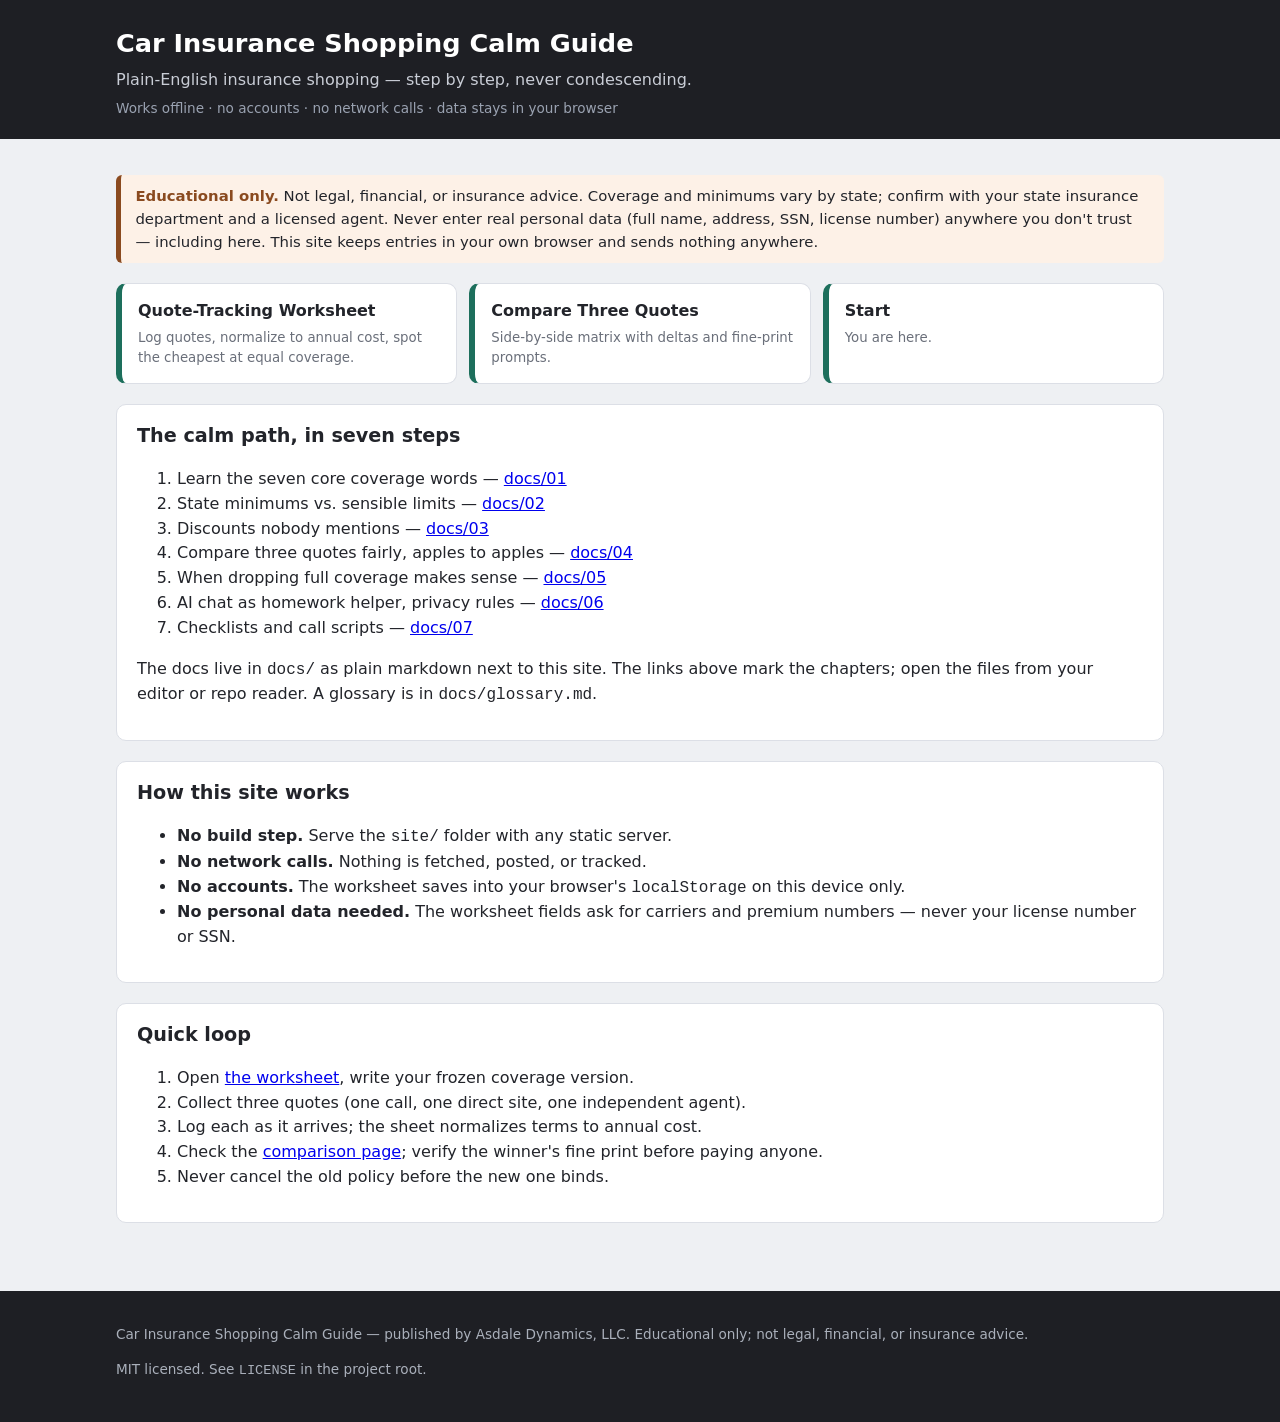
<file: site/index.html>
<!DOCTYPE html>
<html lang="en">
<head>
<meta charset="utf-8">
<meta name="viewport" content="width=device-width, initial-scale=1">
<title>Car Insurance Shopping Calm Guide</title>
<link rel="stylesheet" href="css/site.css">
</head>
<body>
<header class="site">
  <div class="wrap">
    <h1>Car Insurance Shopping Calm Guide</h1>
    <p>Plain-English insurance shopping — step by step, never condescending.</p>
    <p class="tag">Works offline · no accounts · no network calls · data stays in your browser</p>
  </div>
</header>
<main class="wrap">
  <div class="notice" style="margin:1.25rem 0 0;">
    <strong>Educational only.</strong> Not legal, financial, or insurance advice.
    Coverage and minimums vary by state; confirm with your state insurance
    department and a licensed agent. Never enter real personal data
    (full name, address, SSN, license number) anywhere you don't trust — including
    here. This site keeps entries in your own browser and sends nothing anywhere.
  </div>

  <nav class="cardnav" aria-label="Site pages">
    <a href="worksheet.html">Quote-Tracking Worksheet
      <small>Log quotes, normalize to annual cost, spot the cheapest at equal coverage.</small></a>
    <a href="compare.html">Compare Three Quotes
      <small>Side-by-side matrix with deltas and fine-print prompts.</small></a>
    <a href="index.html" aria-current="page">Start
      <small>You are here.</small></a>
  </nav>

  <section class="panel">
    <h2>The calm path, in seven steps</h2>
    <ol>
      <li>Learn the seven core coverage words — <a href="#" data-doc="01">docs/01</a></li>
      <li>State minimums vs. sensible limits — <a href="#" data-doc="02">docs/02</a></li>
      <li>Discounts nobody mentions — <a href="#" data-doc="03">docs/03</a></li>
      <li>Compare three quotes fairly, apples to apples — <a href="#" data-doc="04">docs/04</a></li>
      <li>When dropping full coverage makes sense — <a href="#" data-doc="05">docs/05</a></li>
      <li>AI chat as homework helper, privacy rules — <a href="#" data-doc="06">docs/06</a></li>
      <li>Checklists and call scripts — <a href="#" data-doc="07">docs/07</a></li>
    </ol>
    <p>The docs live in <code>docs/</code> as plain markdown next to this site.
    The links above mark the chapters; open the files from your editor or repo
    reader. A glossary is in <code>docs/glossary.md</code>.</p>
  </section>

  <section class="panel">
    <h2>How this site works</h2>
    <ul>
      <li><strong>No build step.</strong> Serve the <code>site/</code> folder with any static server.</li>
      <li><strong>No network calls.</strong> Nothing is fetched, posted, or tracked.</li>
      <li><strong>No accounts.</strong> The worksheet saves into your browser's
      <code>localStorage</code> on this device only.</li>
      <li><strong>No personal data needed.</strong> The worksheet fields ask for
      carriers and premium numbers — never your license number or SSN.</li>
    </ul>
  </section>

  <section class="panel">
    <h2>Quick loop</h2>
    <ol>
      <li>Open <a href="worksheet.html">the worksheet</a>, write your frozen coverage version.</li>
      <li>Collect three quotes (one call, one direct site, one independent agent).</li>
      <li>Log each as it arrives; the sheet normalizes terms to annual cost.</li>
      <li>Check the <a href="compare.html">comparison page</a>; verify the winner's
      fine print before paying anyone.</li>
      <li>Never cancel the old policy before the new one binds.</li>
    </ol>
  </section>
</main>
<footer>
  <div class="wrap">
    <p>Car Insurance Shopping Calm Guide — published by
    Asdale Dynamics, LLC. Educational only; not legal, financial, or insurance advice.</p>
    <p>MIT licensed. See <code>LICENSE</code> in the project root.</p>
  </div>
</footer>
<script src="js/worksheet.js"></script>
</body>
</html>
</file>
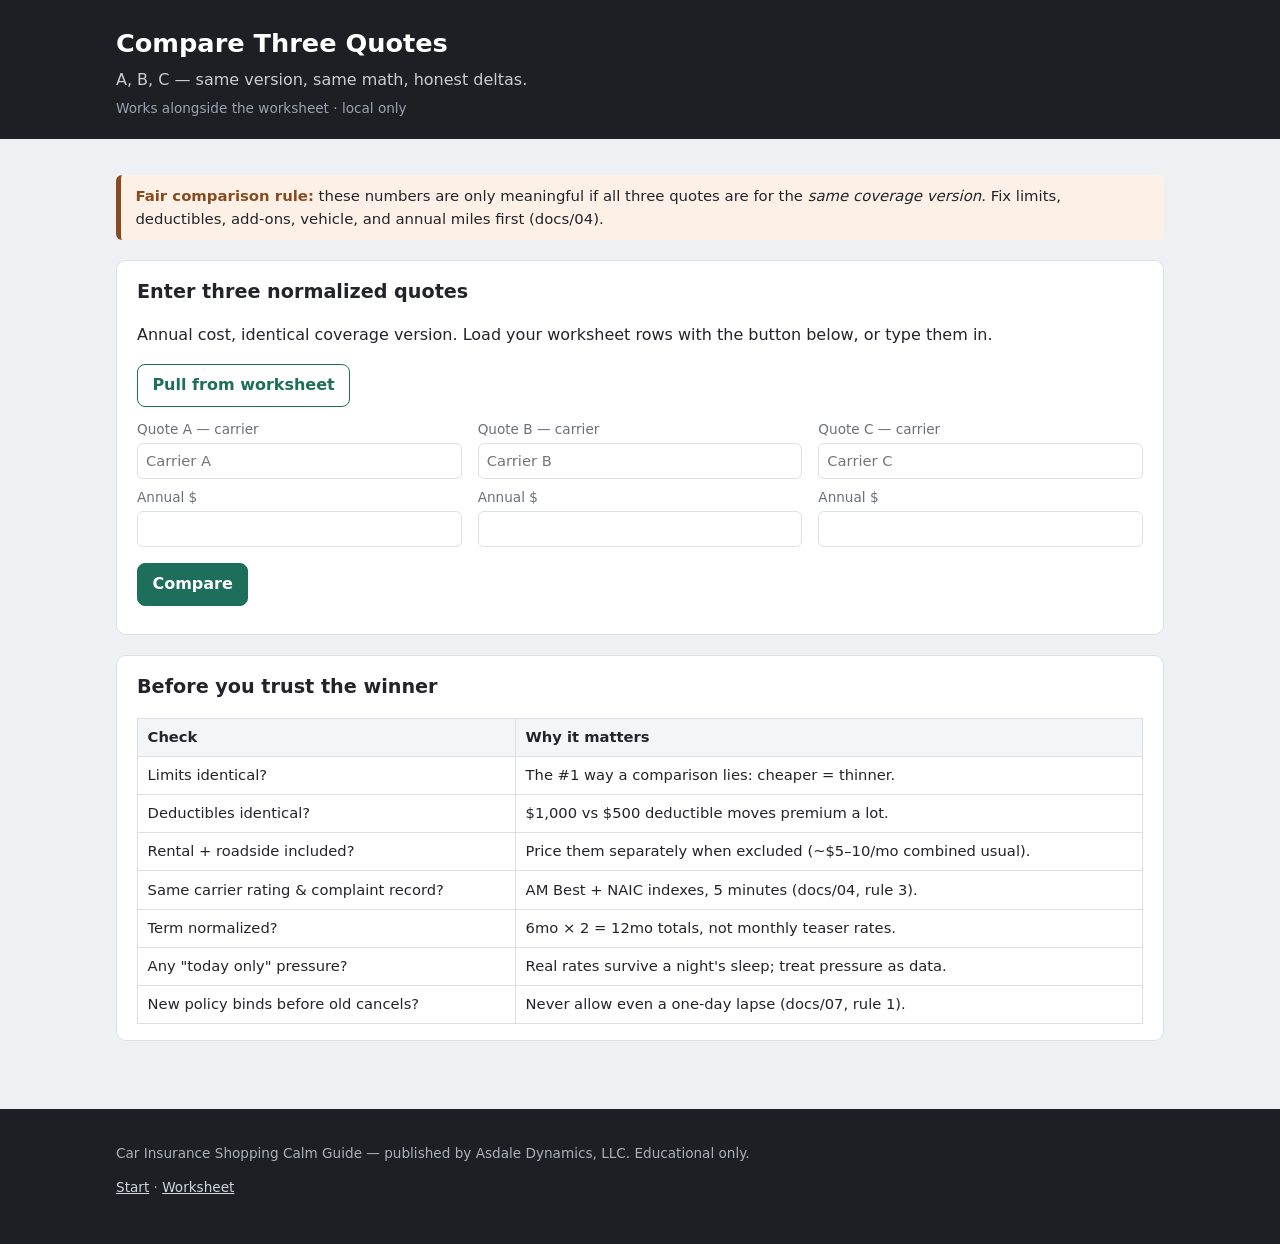
<file: site/compare.html>
<!DOCTYPE html>
<html lang="en">
<head>
<meta charset="utf-8">
<meta name="viewport" content="width=device-width, initial-scale=1">
<title>Compare Three Quotes</title>
<link rel="stylesheet" href="css/site.css">
</head>
<body>
<header class="site">
  <div class="wrap">
    <h1>Compare Three Quotes</h1>
    <p>A, B, C — same version, same math, honest deltas.</p>
    <p class="tag">Works alongside the worksheet · local only</p>
  </div>
</header>
<main class="wrap">
  <div class="notice" style="margin:1.25rem 0 0;">
    <strong>Fair comparison rule:</strong> these numbers are only meaningful if
    all three quotes are for the <em>same coverage version</em>. Fix limits,
    deductibles, add-ons, vehicle, and annual miles first (docs/04).
  </div>

  <section class="panel" style="margin-top:1.25rem;">
    <h2>Enter three normalized quotes</h2>
    <p>Annual cost, identical coverage version. Load your worksheet rows with
    the button below, or type them in.</p>
    <div class="row-actions">
      <button id="pullFromWorksheet" type="button" class="secondary">Pull from worksheet</button>
    </div>
    <div style="display:grid;grid-template-columns:repeat(auto-fit,minmax(220px,1fr));gap:1rem;">
      <div>
        <label for="qa-name">Quote A — carrier</label>
        <input type="text" id="qa-name" placeholder="Carrier A">
        <label for="qa-annual" style="margin-top:.5rem;">Annual $</label>
        <input type="number" id="qa-annual" min="0" step="1">
      </div>
      <div>
        <label for="qb-name">Quote B — carrier</label>
        <input type="text" id="qb-name" placeholder="Carrier B">
        <label for="qb-annual" style="margin-top:.5rem;">Annual $</label>
        <input type="number" id="qb-annual" min="0" step="1">
      </div>
      <div>
        <label for="qc-name">Quote C — carrier</label>
        <input type="text" id="qc-name" placeholder="Carrier C">
        <label for="qc-annual" style="margin-top:.5rem;">Annual $</label>
        <input type="number" id="qc-annual" min="0" step="1">
      </div>
    </div>
    <div class="row-actions" style="margin-top:1rem;">
      <button id="compareBtn" type="button">Compare</button>
    </div>
    <div id="result"></div>
  </section>

  <section class="panel">
    <h2>Before you trust the winner</h2>
    <table>
      <thead><tr><th>Check</th><th>Why it matters</th></tr></thead>
      <tbody>
        <tr><td>Limits identical?</td><td>The #1 way a comparison lies: cheaper = thinner.</td></tr>
        <tr><td>Deductibles identical?</td><td>$1,000 vs $500 deductible moves premium a lot.</td></tr>
        <tr><td>Rental + roadside included?</td><td>Price them separately when excluded (~$5–10/mo combined usual).</td></tr>
        <tr><td>Same carrier rating & complaint record?</td><td>AM Best + NAIC indexes, 5 minutes (docs/04, rule 3).</td></tr>
        <tr><td>Term normalized?</td><td>6mo × 2 = 12mo totals, not monthly teaser rates.</td></tr>
        <tr><td>Any "today only" pressure?</td><td>Real rates survive a night's sleep; treat pressure as data.</td></tr>
        <tr><td>New policy binds before old cancels?</td><td>Never allow even a one-day lapse (docs/07, rule 1).</td></tr>
      </tbody>
    </table>
  </section>
</main>
<footer>
  <div class="wrap">
    <p>Car Insurance Shopping Calm Guide — published by Asdale Dynamics, LLC. Educational only.</p>
    <p><a href="index.html">Start</a> · <a href="worksheet.html">Worksheet</a></p>
  </div>
</footer>
<script src="js/compare.js"></script>
</body>
</html>
</file>
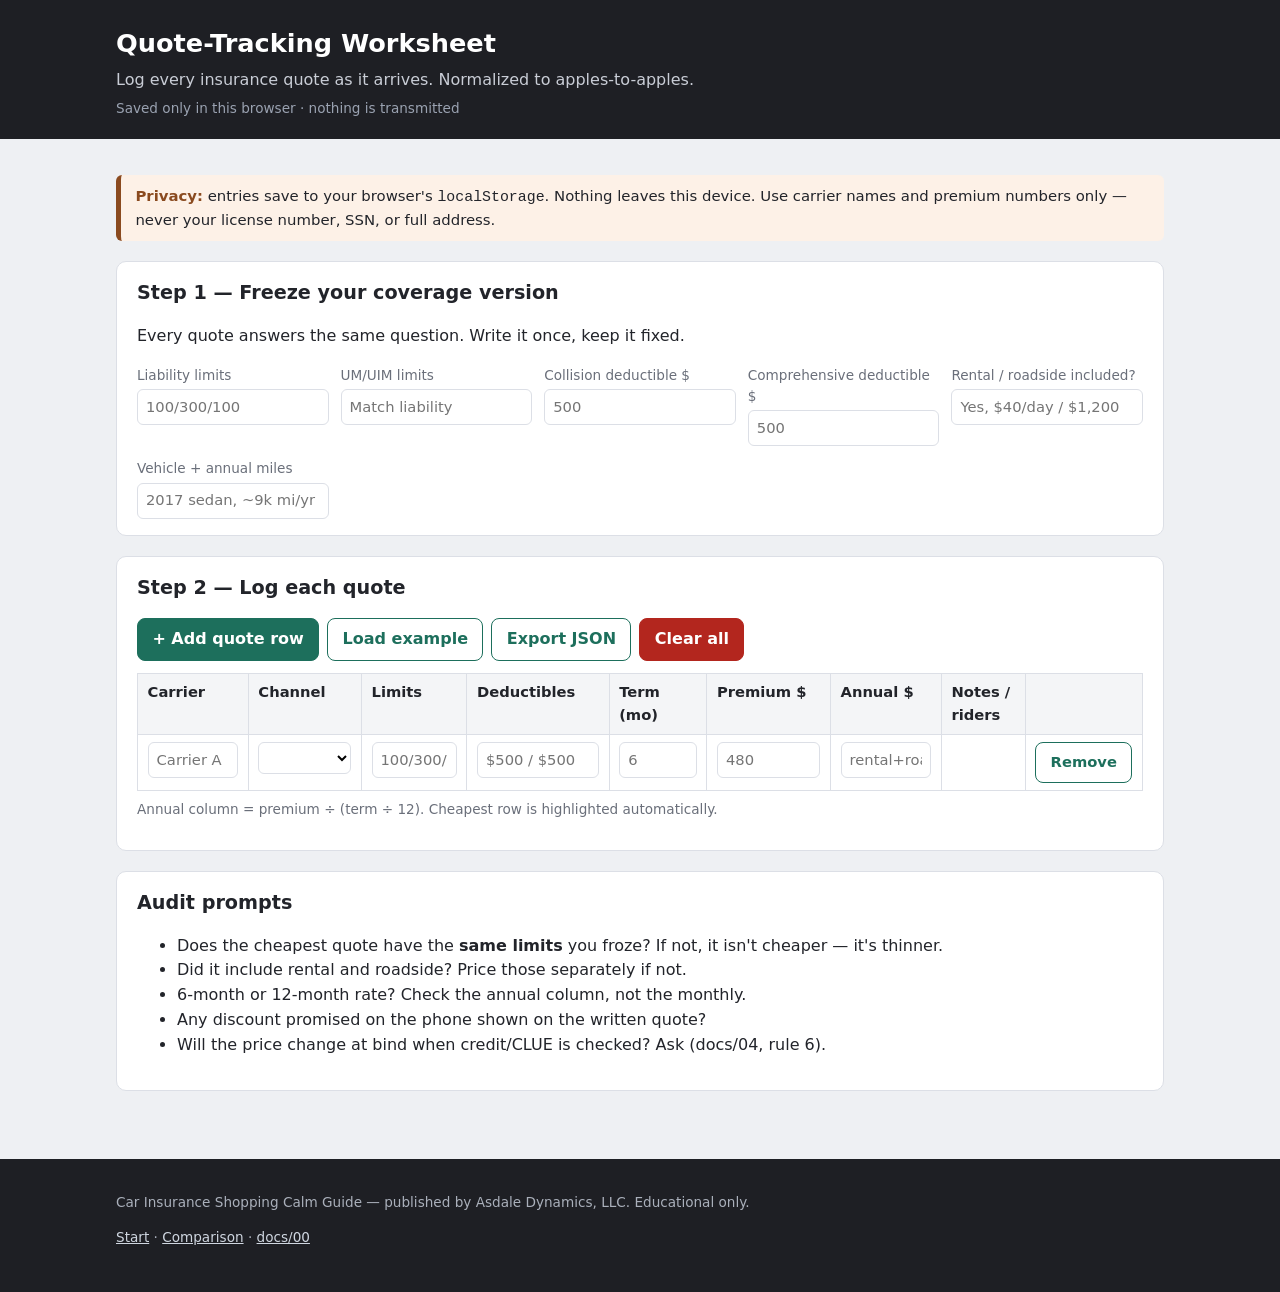
<file: site/worksheet.html>
<!DOCTYPE html>
<html lang="en">
<head>
<meta charset="utf-8">
<meta name="viewport" content="width=device-width, initial-scale=1">
<title>Quote-Tracking Worksheet</title>
<link rel="stylesheet" href="css/site.css">
</head>
<body>
<header class="site">
  <div class="wrap">
    <h1>Quote-Tracking Worksheet</h1>
    <p>Log every insurance quote as it arrives. Normalized to apples-to-apples.</p>
    <p class="tag">Saved only in this browser · nothing is transmitted</p>
  </div>
</header>
<main class="wrap">
  <div class="notice" style="margin:1.25rem 0 0;">
    <strong>Privacy:</strong> entries save to your browser's <code>localStorage</code>.
    Nothing leaves this device. Use carrier names and premium numbers only —
    never your license number, SSN, or full address.
  </div>

  <section class="panel" style="margin-top:1.25rem;">
    <h2>Step 1 — Freeze your coverage version</h2>
    <p>Every quote answers the same question. Write it once, keep it fixed.</p>
    <div id="fixedVersion">
      <div style="display:grid;grid-template-columns:repeat(auto-fit,minmax(160px,1fr));gap:.75rem;">
        <div><label for="fv-liab">Liability limits</label><input type="text" id="fv-liab" placeholder="100/300/100"></div>
        <div><label for="fv-um">UM/UIM limits</label><input type="text" id="fv-um" placeholder="Match liability"></div>
        <div><label for="fv-colded">Collision deductible $</label><input type="number" id="fv-colded" min="0" step="100" placeholder="500"></div>
        <div><label for="fv-compded">Comprehensive deductible $</label><input type="number" id="fv-compded" min="0" step="100" placeholder="500"></div>
        <div><label for="fv-add">Rental / roadside included?</label><input type="text" id="fv-add" placeholder="Yes, $40/day / $1,200"></div>
        <div><label for="fv-car">Vehicle + annual miles</label><input type="text" id="fv-car" placeholder="2017 sedan, ~9k mi/yr"></div>
      </div>
    </div>
  </section>

  <section class="panel">
    <h2>Step 2 — Log each quote</h2>
    <div class="row-actions">
      <button id="addQuote" type="button">+ Add quote row</button>
      <button id="loadSample" type="button" class="secondary">Load example</button>
      <button id="exportJson" type="button" class="secondary">Export JSON</button>
      <button id="clearAll" type="button" class="danger">Clear all</button>
    </div>

    <div style="overflow-x:auto;">
      <table id="quotesTable">
        <thead>
          <tr>
            <th>Carrier</th>
            <th>Channel</th>
            <th>Limits</th>
            <th>Deductibles</th>
            <th>Term (mo)</th>
            <th>Premium $</th>
            <th>Annual $</th>
            <th>Notes / riders</th>
            <th></th>
          </tr>
        </thead>
        <tbody id="quoteRows"></tbody>
      </table>
    </div>
    <p style="font-size:.85rem;color:var(--muted);margin-top:.5rem;">
      Annual column = premium ÷ (term ÷ 12). Cheapest row is highlighted automatically.
    </p>
  </section>

  <section class="panel">
    <h2>Audit prompts</h2>
    <ul>
      <li>Does the cheapest quote have the <strong>same limits</strong> you froze? If not, it isn't cheaper — it's thinner.</li>
      <li>Did it include rental and roadside? Price those separately if not.</li>
      <li>6-month or 12-month rate? Check the annual column, not the monthly.</li>
      <li>Any discount promised on the phone shown on the written quote?</li>
      <li>Will the price change at bind when credit/CLUE is checked? Ask (docs/04, rule 6).</li>
    </ul>
  </section>
</main>
<footer>
  <div class="wrap">
    <p>Car Insurance Shopping Calm Guide — published by Asdale Dynamics, LLC. Educational only.</p>
    <p><a href="index.html">Start</a> · <a href="compare.html">Comparison</a> · <a href="../docs/00-start-here.md">docs/00</a></p>
  </div>
</footer>
<script src="js/worksheet.js"></script>
</body>
</html>
</file>
<file: site/css/site.css>
:root {
  --bg: #1e1f24;
  --panel: #ffffff;
  --ink: #22242a;
  --muted: #6a6f7a;
  --accent: #1d6f5c;
  --accent-soft: #e5f2ee;
  --warn: #8a4a1f;
  --warn-soft: #fdf1e7;
  --line: #dcdfe6;
  --radius: 10px;
  font-size: 16px;
}

* { box-sizing: border-box; }

body {
  margin: 0;
  font-family: "Segoe UI", system-ui, -apple-system, "Helvetica Neue", Arial, sans-serif;
  background: #eef0f3;
  color: var(--ink);
  line-height: 1.55;
}

header.site {
  background: var(--bg);
  color: #fff;
  padding: 1.5rem 1rem 1.25rem;
}

header.site .wrap,
main.wrap, footer .wrap {
  max-width: 1080px;
  margin: 0 auto;
  padding: 0 1rem;
}

header.site h1 { margin: 0 0 .25rem; font-size: 1.6rem; }
header.site p { margin: 0; color: #c9cdd6; }
header.site .tag { font-size: .85rem; color: #9aa2b1; margin-top: .35rem; }

nav.cardnav {
  display: flex;
  flex-wrap: wrap;
  gap: .75rem;
  margin: 1.25rem 0;
}

nav.cardnav a {
  flex: 1 1 200px;
  background: var(--panel);
  border: 1px solid var(--line);
  border-radius: var(--radius);
  padding: .9rem 1rem;
  text-decoration: none;
  color: var(--ink);
  font-weight: 600;
  border-left: 6px solid var(--accent);
}

nav.cardnav a small {
  display: block;
  font-weight: 400;
  color: var(--muted);
  margin-top: .25rem;
}

nav.cardnav a:hover { border-left-width: 10px; }
nav.cardnav a.docs { border-left-color: #b57d1e; }

main.wrap { padding: 1rem 1rem 3rem; }

section.panel {
  background: var(--panel);
  border: 1px solid var(--line);
  border-radius: var(--radius);
  padding: 1rem 1.25rem;
  margin-bottom: 1.25rem;
}

h2 { margin-top: 0; font-size: 1.2rem; }
h3 { font-size: 1.02rem; }

.notice {
  background: var(--warn-soft);
  border-left: 5px solid var(--warn);
  padding: .6rem .9rem;
  border-radius: 6px;
  font-size: .93rem;
}

.notice strong { color: var(--warn); }

table {
  width: 100%;
  border-collapse: collapse;
  font-size: .92rem;
}

th, td {
  border: 1px solid var(--line);
  padding: .45rem .6rem;
  text-align: left;
  vertical-align: top;
}

th { background: #f4f5f7; }

input[type="text"], input[type="number"], select {
  width: 100%;
  padding: .35rem .5rem;
  border: 1px solid var(--line);
  border-radius: 6px;
  font: inherit;
  font-size: .92rem;
  background: #fff;
}

label { display: block; font-size: .85rem; color: var(--muted); margin-bottom: .2rem; }

button {
  font: inherit;
  padding: .5rem .9rem;
  border-radius: 8px;
  border: 1px solid var(--accent);
  background: var(--accent);
  color: #fff;
  cursor: pointer;
  font-weight: 600;
}

button.secondary {
  background: #fff;
  color: var(--accent);
}

button:hover { filter: brightness(1.06); }
button.danger { background: #b3261e; border-color: #b3261e; }

.row-actions {
  display: flex;
  flex-wrap: wrap;
  gap: .5rem;
  margin: .75rem 0;
}

.total {
  font-size: 1.05rem;
  font-weight: 700;
}

footer {
  background: var(--bg);
  color: #aab0bb;
  padding: 1.25rem 0 2rem;
  font-size: .85rem;
}

footer a { color: #cfd6e0; }

.best { outline: 3px solid var(--accent); outline-offset: -1px; }

.delta-down { color: var(--accent); font-weight: 600; }
.delta-up { color: #b3261e; font-weight: 600; }

@media (prefers-reduced-motion: reduce) {
  * { transition: none !important; }
}
</file>
